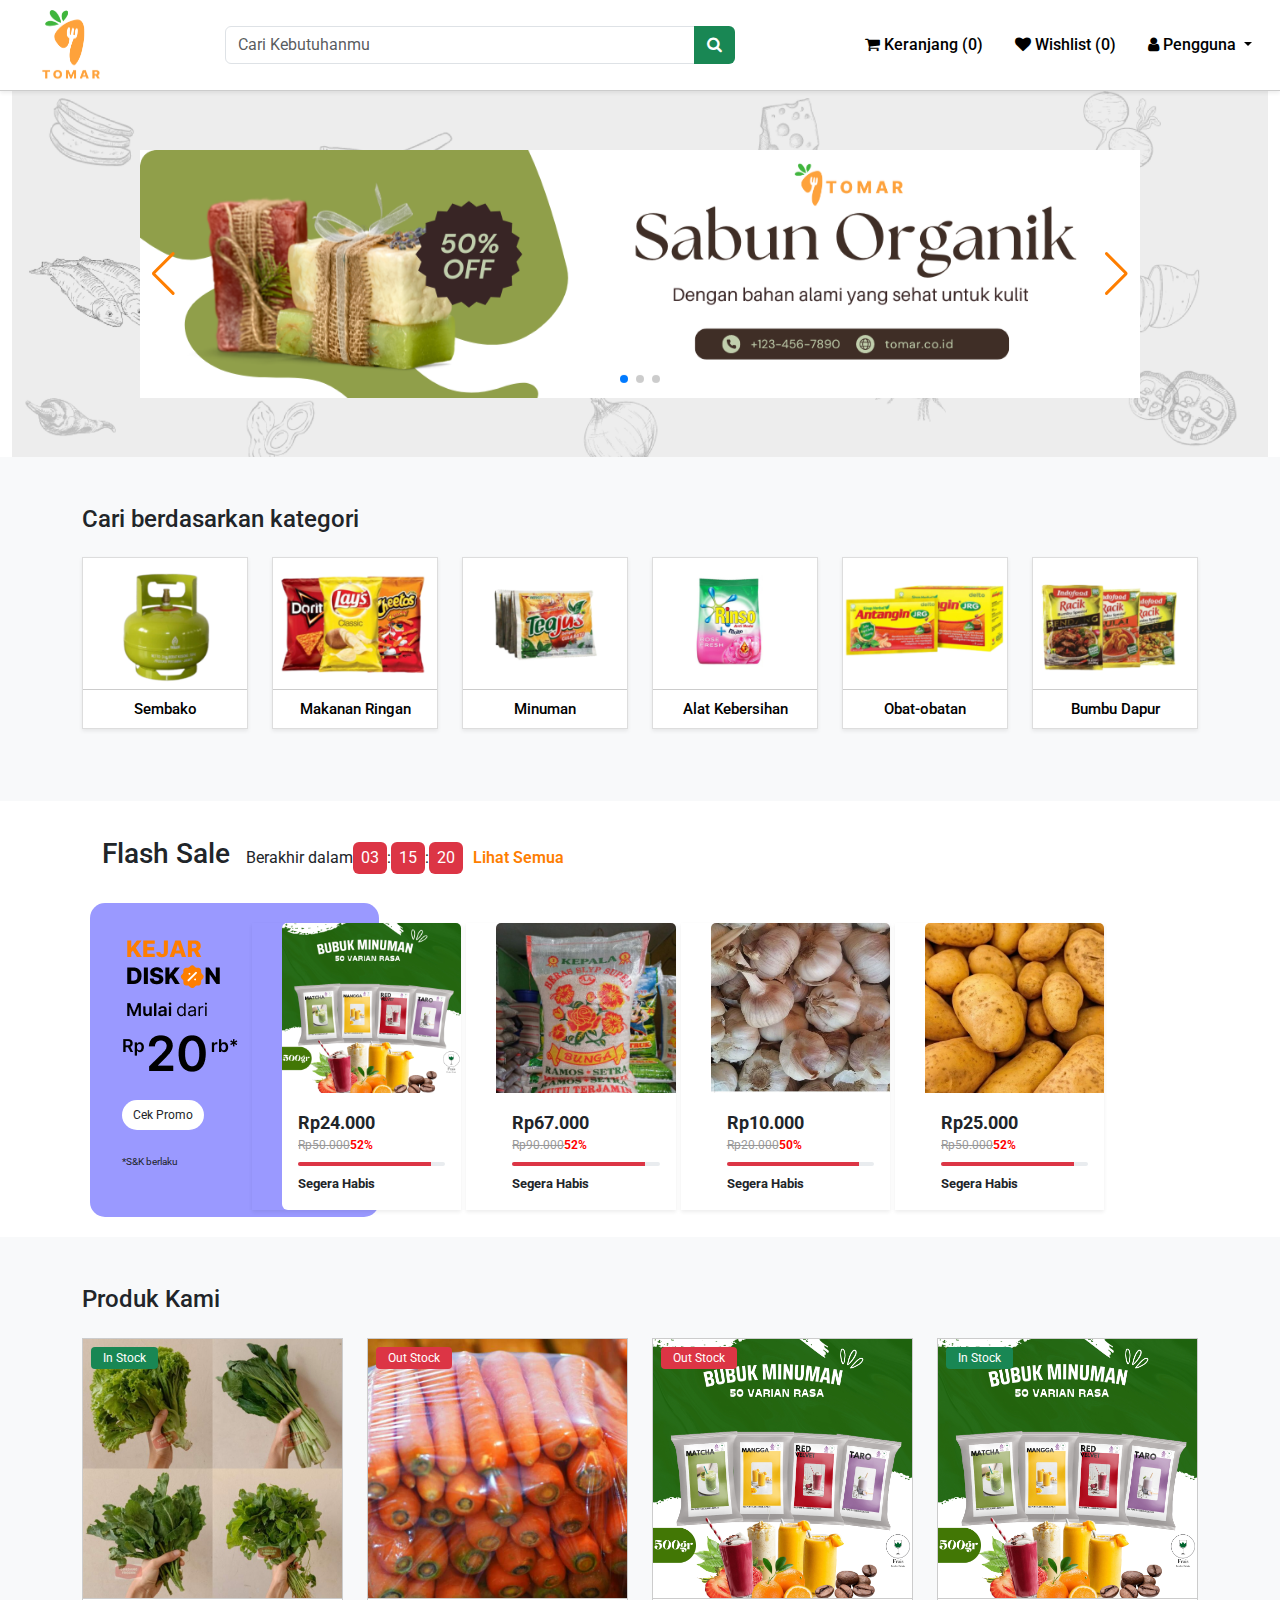
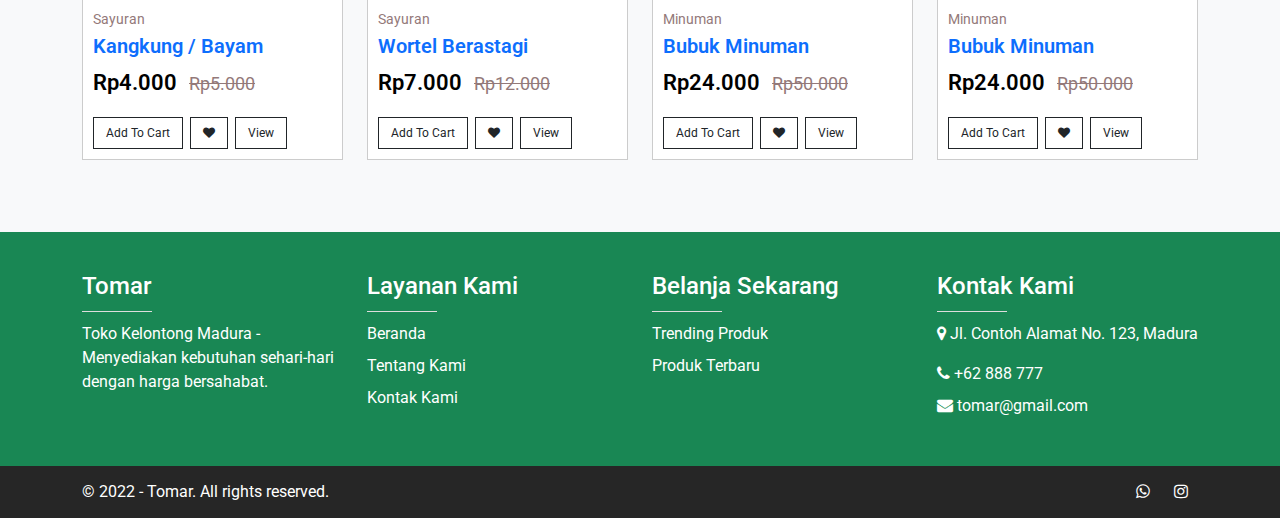
<file: index.html>
<!DOCTYPE html>
<html lang="en">

<head>
  <meta charset="utf-8" />
  <meta name="viewport" content="width=device-width, initial-scale=1" />
  <title>Tomar</title>

  <link href="https://stackpath.bootstrapcdn.com/font-awesome/4.7.0/css/font-awesome.min.css" rel="stylesheet" />
  <link rel="preconnect" href="https://fonts.googleapis.com" />
  <link rel="preconnect" href="https://fonts.gstatic.com" crossorigin />
  <link
    href="https://fonts.googleapis.com/css2?family=Roboto:ital,wght@0,100;0,300;0,400;0,500;0,700;0,900;1,100;1,300;1,400;1,500;1,700;1,900&display=swap"
    rel="stylesheet" />
  <link rel="stylesheet" href="css/bootstrap.min.css" />
  <link rel="stylesheet" href="https://cdn.jsdelivr.net/npm/swiper@11/swiper-bundle.min.css" />

  <link rel="stylesheet" href="css/custom.css" />

  <style>
    html,
    body {
      position: relative;
      height: 100%;
    }

    .swiper {
      width: 100%;
      height: 100%;
    }

    .swiper-slide {
      text-align: center;
      font-size: 18px;
      background: #fff;
      display: flex;
      justify-content: center;
      align-items: center;
    }

    .swiper-slide img {
      display: block;
      width: 100%;
      height: 100%;
      object-fit: cover;
    }

    .swiper {
      margin-left: auto;
      margin-right: auto;
    }
  </style>
</head>

<body>
  <!-- Navbar -->
  <nav>
    <div class="main-navbar shadow-sm sticky-top">
      <div class="top-navbar">
        <div class="container-fluid teks">
          <div class="row">
            <div class="col-md-2 my-auto d-none d-sm-none d-md-block d-lg-block">
              <img class="logo" src="assets/image/Logo.png" />
            </div>
            <div class="col-md-5 my-auto">
              <form role="search">
                <div class="input-group">
                  <input type="search" placeholder="Cari Kebutuhanmu" class="form-control" />
                  <button class="btn bg-success" type="submit">
                    <i class="fa fa-search text-white"></i>
                  </button>
                </div>
              </form>
            </div>
            <div class="col-md-5 my-auto">
              <ul class="nav justify-content-end">
                <li class="nav-item">
                  <a class="nav-link" href="#">
                    <i class="fa fa-shopping-cart teks"></i> Keranjang (0)
                  </a>
                </li>
                <li class="nav-item">
                  <a class="nav-link" href="#">
                    <i class="fa fa-heart teks"></i> Wishlist (0)
                  </a>
                </li>
                <li class="nav-item dropdown">
                  <a class="nav-link dropdown-toggle" href="#" id="navbarDropdown" role="button"
                    data-bs-toggle="dropdown" aria-expanded="false">
                    <i class="fa fa-user teks"></i> Pengguna
                  </a>
                  <ul class="dropdown-menu" aria-labelledby="navbarDropdown">
                    <li>
                      <a class="dropdown-item text-sekunder" href="#"><i class="fa fa-user"></i> Profil</a>
                    </li>
                    <li>
                      <a class="dropdown-item" href="#"><i class="fa fa-list"></i>Pesanan</a>
                    </li>
                    <li>
                      <a class="dropdown-item" href="#"><i class="fa fa-heart"></i>Wishlist</a>
                    </li>
                    <li>
                      <a class="dropdown-item" href="#"><i class="fa fa-shopping-cart"></i>Keranjang</a>
                    </li>
                    <li>
                      <a class="dropdown-item" href="#"><i class="fa fa-sign-out"></i>Keluar</a>
                    </li>
                  </ul>
                </li>
              </ul>
            </div>
          </div>
        </div>
      </div>
    </div>
  </nav>

  <!-- Category -->
  <section class="section-1 container-fluid">
    <img src="assets/image/banner.png" alt="" />
    <!-- Swiper -->
    <div class="container">
      <div class="swiper mySwiper">
        <div class="swiper-wrapper">
          <div class="swiper-slide">
            <img src="assets/image/slider.png" alt="" />
          </div>
          <div class="swiper-slide">
            <img src="assets/image/slider (1).png" alt="" />
          </div>
          <div class="swiper-slide">
            <img src="assets/image/slider (2).png" alt="" />
          </div>
        </div>
        <div class="swiper-button-next"></div>
        <div class="swiper-button-prev"></div>
        <div class="swiper-pagination"></div>
      </div>
    </div>
  </section>

  <section>
    <div class="py-3 py-md-5 bg-light">
      <div class="container">
        <div class="row">
          <div class="col-md-12">
            <h4 class="mb-4">Cari berdasarkan kategori</h4>
          </div>
          <div class="col-6 col-md-2">
            <div class="category-card">
              <a href="">
                <div class="category-card-img">
                  <img src="assets/image/Sembako.png" class="w-100" alt="Laptop" />
                </div>
                <div class="category-card-body">
                  <h5>Sembako</h5>
                </div>
              </a>
            </div>
          </div>
          <div class="col-6 col-md-2">
            <div class="category-card">
              <a href="">
                <div class="category-card-img">
                  <img src="assets/image/Makanan Ringan.png" class="w-100" alt="Mobile Devices" />
                </div>
                <div class="category-card-body">
                  <h5>Makanan Ringan</h5>
                </div>
              </a>
            </div>
          </div>
          <div class="col-6 col-md-2">
            <div class="category-card">
              <a href="">
                <div class="category-card-img">
                  <img src="assets/image/minuman.png" class="w-100" alt="Mens Fashion" />
                </div>
                <div class="category-card-body">
                  <h5>Minuman</h5>
                </div>
              </a>
            </div>
          </div>
          <div class="col-6 col-md-2">
            <div class="category-card">
              <a href="">
                <div class="category-card-img">
                  <img src="assets/image/alat kebersihan (2).png" class="w-100" alt="Women Fashion" />
                </div>
                <div class="category-card-body">
                  <h5>Alat Kebersihan</h5>
                </div>
              </a>
            </div>
          </div>
          <div class="col-6 col-md-2">
            <div class="category-card">
              <a href="">
                <div class="category-card-img">
                  <img src="assets/image/obat-obatan.png" class="w-100" alt="Women Fashion" />
                </div>
                <div class="category-card-body">
                  <h5>Obat-obatan</h5>
                </div>
              </a>
            </div>
          </div>
          <div class="col-6 col-md-2">
            <div class="category-card">
              <a href="">
                <div class="category-card-img">
                  <img src="assets/image/Bumbu dapur.png" class="w-100" alt="Women Fashion" />
                </div>
                <div class="category-card-body">
                  <h5>Bumbu Dapur</h5>
                </div>
              </a>
            </div>
          </div>
        </div>
      </div>
    </div>
  </section>

  <!-- Flash Sale -->
  <section class="container mt-3 rounded-sm">
    <div class="flash-sale">
      <div class="d-flex gap-3 align-items-center mb-4">
        <h3>Flash Sale</h3>
        <div class="d-flex align-items-center">
          <span class="mr-2">Berakhir dalam</span>
          <div class="bg-danger text-white px-2 py-1 rounded">03</div>
          <span>:</span>
          <div class="bg-danger text-white px-2 py-1 rounded">15</div>
          <span>:</span>
          <div class="bg-danger text-white px-2 py-1 rounded">20</div>
          <a href="#" class="lihat">Lihat Semua</a>
        </div>
      </div>
      <div class="row col-12 col-md-12 col-sm-12 col-lg-12">
        <div class="cek-promo">
          <div>
            <img src="assets/image/diskon.png" alt="" class="img-fluid" />
          </div>
          <button class="btn mt-4">Cek Promo</button>
          <p class="mt-4 sk">*S&K berlaku</p>
        </div>
        <div class="card-card">
          <!-- Card 1 -->
          <div class="col-md-2 col-2 col-lg-2 col-sm-2 shadow-sm">
            <a href="detail.page.html">
              <div class="card">
                <img src="assets/image/minuman.jpg" class="card-img-top img-fluid" alt="..."
                  style="width: 190px; height: 170px" />
                <div class="card-body">
                  <p class="price">Rp24.000</p>
                  <div class="d-flex">
                    <p class="original-price">Rp50.000</p>
                    <p class="discount">52%</p>
                  </div>
                  <div class="progress mt-2">
                    <div class="progress-bar bg-danger" role="progressbar" style="width: 90%" aria-valuenow="90"
                      aria-valuemin="0" aria-valuemax="100"></div>
                  </div>
                  <p class="mt-2 segera">Segera Habis</p>
                </div>
              </div>
            </a>
          </div>

          <!-- Card 1 -->
          <div class="col-md-2 col-2 col-lg-2 col-sm-2 shadow-sm">
            <a href="detail.page.html">
              <div class="card">
                <img src="assets/image/beras bunga.png" class="card-img-top img-fluid" alt="..."
                  style="width: 190px; height: 170px" />
                <div class="card-body">
                  <p class="price">Rp67.000</p>
                  <div class="d-flex">
                    <p class="original-price">Rp90.000</p>
                    <p class="discount">52%</p>
                  </div>
                  <div class="progress mt-2">
                    <div class="progress-bar bg-danger" role="progressbar" style="width: 90%" aria-valuenow="90"
                      aria-valuemin="0" aria-valuemax="100"></div>
                  </div>
                  <p class="mt-2 segera">Segera Habis</p>
                </div>
              </div>
            </a>
          </div>

          <!-- Card 3 -->
          <div class="col-md-2 col-2 col-lg-2 col-sm-2 shadow-sm">
            <a href="detail.page.html">
              <div class="card">
                <img src="assets/image/bawang.png" class="card-img-top img-fluid" alt="..."
                  style="width: 190px; height: 170px" />
                <div class="card-body">
                  <p class="price">Rp10.000</p>
                  <div class="d-flex">
                    <p class="original-price">Rp20.000</p>
                    <p class="discount">50%</p>
                  </div>
                  <div class="progress mt-2">
                    <div class="progress-bar bg-danger" role="progressbar" style="width: 90%" aria-valuenow="90"
                      aria-valuemin="0" aria-valuemax="100"></div>
                  </div>
                  <p class="mt-2 segera">Segera Habis</p>
                </div>
              </div>
            </a>
          </div>

          <!-- Card 4 -->
          <div class="col-md-2 col-2 col-lg-2 col-sm-2 shadow-sm">
            <a href="detail.page.html">
              <div class="card">
                <img src="assets/image/kentang.png" class="card-img-top img-fluid" alt="..."
                  style="width: 190px; height: 170px" />
                <div class="card-body">
                  <p class="price">Rp25.000</p>
                  <div class="d-flex">
                    <p class="original-price">Rp50.000</p>
                    <p class="discount">52%</p>
                  </div>
                  <div class="progress mt-2">
                    <div class="progress-bar bg-danger" role="progressbar" style="width: 90%" aria-valuenow="90"
                      aria-valuemin="0" aria-valuemax="100"></div>
                  </div>
                  <p class="mt-2 segera">Segera Habis</p>
                </div>
              </div>
            </a>
          </div>
        </div>
      </div>
    </div>
  </section>

  <!-- Products -->
  <section>
    <div class="py-3 py-md-5 bg-light">
      <div class="container">
        <div class="row">
          <div class="col-md-12">
            <h4 class="mb-4">Produk Kami</h4>
          </div>
          <div class="col-md-3">
            <div class="product-card">
              <div class="product-card-img">
                <label class="stock bg-success">In Stock</label>
                <img src="assets/image/image 36.png" alt="Laptop" />
              </div>
              <div class="product-card-body">
                <p class="product-brand">Sayuran</p>
                <h5 class="product-name">
                  <a href="detail.page.html">Kangkung / Bayam</a>
                </h5>
                <div>
                  <span class="selling-price">Rp4.000</span>
                  <span class="original-price">Rp5.000</span>
                </div>
                <div class="mt-2">
                  <a href="" class="btn btn1">Add To Cart</a>
                  <a href="" class="btn btn1"> <i class="fa fa-heart"></i> </a>
                  <a href="" class="btn btn1"> View </a>
                </div>
              </div>
            </div>
          </div>
          <div class="col-md-3">
            <div class="product-card">
              <div class="product-card-img">
                <label class="stock bg-danger">Out Stock</label>
                <img src="assets/image/image 37.png" alt="Red MI Note 8" />
              </div>
              <div class="product-card-body">
                <p class="product-brand">Sayuran</p>
                <h5 class="product-name">
                  <a href="detail.page.html">Wortel Berastagi</a>
                </h5>
                <div>
                  <span class="selling-price">Rp7.000</span>
                  <span class="original-price">Rp12.000</span>
                </div>
                <div class="mt-2">
                  <a href="" class="btn btn1">Add To Cart</a>
                  <a href="" class="btn btn1"> <i class="fa fa-heart"></i> </a>
                  <a href="" class="btn btn1"> View </a>
                </div>
              </div>
            </div>
          </div>
          <div class="col-md-3">
            <div class="product-card">
              <div class="product-card-img">
                <label class="stock bg-danger">Out Stock</label>
                <img src="assets/image/minuman.jpg" alt="Mens Shirt" />
              </div>
              <div class="product-card-body">
                <p class="product-brand">Minuman</p>
                <h5 class="product-name">
                  <a href="detail.page.html"> Bubuk Minuman </a>
                </h5>
                <div>
                  <span class="selling-price">Rp24.000</span>
                  <span class="original-price">Rp50.000</span>
                </div>
                <div class="mt-2">
                  <a href="" class="btn btn1">Add To Cart</a>
                  <a href="" class="btn btn1"> <i class="fa fa-heart"></i> </a>
                  <a href="" class="btn btn1"> View </a>
                </div>
              </div>
            </div>
          </div>
          <div class="col-md-3">
            <div class="product-card">
              <div class="product-card-img">
                <label class="stock bg-success">In Stock</label>
                <img src="assets/image/minuman.jpg" alt="Head Phone" />
              </div>
              <div class="product-card-body">
                <p class="product-brand">Minuman</p>
                <h5 class="product-name">
                  <a href="detail.page.html"> Bubuk Minuman </a>
                </h5>
                <div>
                  <span class="selling-price">Rp24.000</span>
                  <span class="original-price">Rp50.000</span>
                </div>
                <div class="mt-2">
                  <a href="" class="btn btn1">Add To Cart</a>
                  <a href="" class="btn btn1"> <i class="fa fa-heart"></i> </a>
                  <a href="" class="btn btn1"> View </a>
                </div>
              </div>
            </div>
          </div>
        </div>
      </div>
    </div>
  </section>

  <!-- Footer -->
  <footer>
    <div>
      <div class="footer-area bg-success">
        <div class="container">
          <div class="row">
            <div class="col-md-3">
              <h4 class="footer-heading">Tomar</h4>
              <div class="footer-underline"></div>
              <p>
                Toko Kelontong Madura - Menyediakan kebutuhan sehari-hari
                dengan harga bersahabat.
              </p>
            </div>
            <div class="col-md-3">
              <h4 class="footer-heading">Layanan Kami</h4>
              <div class="footer-underline"></div>
              <div class="mb-2">
                <a href="" class="text-white">Beranda</a>
              </div>
              <div class="mb-2">
                <a href="" class="text-white">Tentang Kami</a>
              </div>
              <div class="mb-2">
                <a href="" class="text-white">Kontak Kami</a>
              </div>
            </div>
            <div class="col-md-3">
              <h4 class="footer-heading">Belanja Sekarang</h4>
              <div class="footer-underline"></div>
              <div class="mb-2">
                <a href="" class="text-white">Trending Produk</a>
              </div>
              <div class="mb-2">
                <a href="" class="text-white">Produk Terbaru</a>
              </div>
            </div>
            <div class="col-md-3">
              <h4 class="footer-heading">Kontak Kami</h4>
              <div class="footer-underline"></div>
              <div class="mb-2">
                <p>
                  <i class="fa fa-map-marker"></i> Jl. Contoh Alamat No. 123,
                  Madura
                </p>
              </div>
              <div class="mb-2">
                <a href="" class="text-white">
                  <i class="fa fa-phone"></i> +62 888 777
                </a>
              </div>
              <div class="mb-2">
                <a href="" class="text-white">
                  <i class="fa fa-envelope"></i> tomar@gmail.com
                </a>
              </div>
            </div>
          </div>
        </div>
      </div>
      <div class="copyright-area">
        <div class="container">
          <div class="row">
            <div class="col-md-8">
              <p class="">&copy; 2022 - Tomar. All rights reserved.</p>
            </div>
            <div class="col-md-4">
              <div class="social-media">
                <a href=""><i class="fa fa-whatsapp"></i></a>
                <a href=""><i class="fa fa-instagram"></i></a>
              </div>
            </div>
          </div>
        </div>
      </div>
    </div>
  </footer>

  <script src="https://code.jquery.com/jquery-3.5.1.slim.min.js"></script>
  <script src="https://cdn.jsdelivr.net/npm/@popperjs/core@2.9.2/dist/umd/popper.min.js"></script>
  <script src="https://cdn.jsdelivr.net/npm/bootstrap@5.2.0-beta1/dist/js/bootstrap.bundle.min.js"></script>
  <!-- Swiper JS -->
  <script src="https://cdn.jsdelivr.net/npm/swiper@11/swiper-bundle.min.js"></script>

  <!-- Initialize Swiper -->
  <script>
    var swiper = new Swiper(".mySwiper", {
      slidesPerView: 1,
      spaceBetween: 30,
      loop: true,
      autoplay: {
        delay: 5000, // 5000ms = 5 detik
        disableOnInteraction: false,
      },
      pagination: {
        el: ".swiper-pagination",
        clickable: true,
      },
      navigation: {
        nextEl: ".swiper-button-next",
        prevEl: ".swiper-button-prev",
      },
    });

    
  </script>
</body>

</html>
</file>
<file: css/custom.css>
* {
  font-family: "Roboto", sans-serif;
  text-decoration: none;
}
a{
  text-decoration: none;
}

/* Navbar */
.main-navbar {
  border-bottom: 1px solid #ccc;
}
.main-navbar .top-navbar {
  background-color: #fff;
  padding-top: 10px;
  padding-bottom: 10px;
}
.main-navbar .top-navbar .brand-name {
  color: #fff;
}
.main-navbar .top-navbar .nav-link {
  color: #000;
  font-size: 16px;
  font-weight: 500;
}
.main-navbar .top-navbar .dropdown-menu {
  padding: 0px 0px;
  border-radius: 0px;
}
.main-navbar .top-navbar .dropdown-menu .dropdown-item {
  padding: 8px 16px;
  border-bottom: 1px solid #ccc;
  font-size: 14px;
}
.main-navbar .top-navbar .dropdown-menu .dropdown-item i {
  width: 20px;
  text-align: center;
  color: #2874f0;
  font-size: 14px;
}
.main-navbar .navbar {
  padding: 0px;
  background-color: #ddd;
}
.main-navbar .navbar .nav-item .nav-link {
  padding: 8px 20px;
  color: #000;
  font-size: 15px;
}
.logo {
  width: 70px;
  height: 70px;
  padding-left: 10px;
  margin-left: 20px;
}

@media only screen and (max-width: 600px) {
  .main-navbar .top-navbar .nav-link {
    font-size: 12px;
    padding: 8px 10px;
  }
}

/* Navbar End */

.product-image img {
  width: 100%;
  height: auto;
}

.product-thumbnails img {
  width: 22%;
  height: auto;
  cursor: pointer;
}

.thumbnail {
  border: 2px solid transparent;
  cursor: pointer;
}

.product-thumbnails img {
  width: 63px;
  cursor: pointer;
  border: 2px solid transparent;
  transition: border 0.3s;
}

.product-thumbnails img:hover {
  border-color: #e74c3c;
}

.bawah-nama p {
  font-size: 15px;
}

.bawah-nama span {
  color: #6c7588;
}

.product-price {
  font-size: 1.5rem;
  color: #333;
}

.price-discounted {
  color: #fe7e00;
  font-weight: bold;
  font-size: 38px;
  margin-right: 10px;
}

.persen {
  background: #ffdbe2;
  color: firebrick;
  font-size: 18px;
  padding: 2px 5px;
  border-radius: 5px;
  text-align: center;
  align-self: baseline;
}

.color-options .btn {
  margin-right: 10px;
}

.color-options .btn.active {
  background-color: #fe7e00;
  color: white;
  border-color: #fe7e00;
}

.order-summary {
  background-color: #f9f9f9;
}

.order-item {
  font-size: 1rem;
}

.order-price h4 {
  color: #e74c3c;
}

.order-price span {
  font-size: 0.9rem;
}

.btn-keranjang {
  color: white;
  background-color: #fe7e00;
}

.btn-keranjang:hover {
  background-color: #d56a00;
  color: white;
}

.btn-beli {
  color: #fe7e00;
  border: 1.5px solid #fe7e00;
  background: transparent;
}
.btn-beli:hover {
  color: #fe7e00;
  border: 1.5px solid #fe7e00;
}

/* SECTION 1 */
.section-1 {
  position: relative;
  overflow: hidden;
}

.section-1 img {
  width: 100%;
  height: auto;
}

.section-1 .container {
  position: absolute;
  top: 50%;
  left: 50%;
  transform: translate(-50%, -50%);
  width: 80%;
}

.swiper-slide {
  background: none;
}

.swiper-slide img {
  width: 100%;
  height: auto;
  border-radius: 15px;
}

.swiper-button-next,
.swiper-button-prev {
  color: #fe7e00;
}

/* Category Start */
.category-card {
  border: 1px solid #ddd;
  box-shadow: 0 0.125rem 0.25rem rgb(0 0 0 / 8%);
  margin-bottom: 24px;
  background-color: #fff;
}
.category-card a {
  text-decoration: none;
}
.category-card .category-card-img {
  max-height: 260px;
  overflow: hidden;
  border-bottom: 1px solid #ccc;
}
.category-card .category-card-body {
  padding: 10px 16px;
}
.category-card .category-card-body h5 {
  margin-bottom: 0px;
  font-size: 15px;
  font-weight: 500;
  color: #000;
  text-align: center;
}

/* FLASH SALE */

.flash-sale {
  padding: 20px;
  border-radius: 10px;
}

.flash-sale .card {
  border: none;
  margin-left: 30px;
}

.flash-sale .card-title {
  font-size: 1rem;
}

.flash-sale .price {
  font-size: 18px;
  font-weight: bold;
}

.flash-sale .original-price {
  text-decoration: line-through;
  color: #999;
  font-size: 12px;
}

.flash-sale .discount {
  color: red;
  font-weight: bold;
  font-size: 12px;
}

.flash-sale .progress {
  height: 4px;
  border-radius: 5px;
}

.flash-sale .segera {
  font-size: 13px;
  font-weight: bold;
}

.lihat {
  margin-left: 10px;
  text-decoration: none;
  font-weight: 600;
  color: #fe7e00;
}
.cek-promo {
  background: #9a99ff;
  padding: 2rem;
  border-radius: 15px;
  position: relative;
  width: 289px;
}

.card-card {
  position: absolute;
  display: flex;
  gap: 5px;
  margin-left: 150px;
  margin-top: 20px;
}

.card-card p {
  margin-bottom: 0;
}

.cek-promo button {
  padding: 5px 10px;
  background-color: white;
  font-weight: 400;
  font-size: 12px;
  border-radius: 20px;
}
.sk {
  font-size: 10px;
}

/* Product Card */
.product-card {
  background-color: #fff;
  border: 1px solid #ccc;
  margin-bottom: 24px;
}
.product-card a {
  text-decoration: none;
}
.product-card .stock {
  position: absolute;
  color: #fff;
  border-radius: 4px;
  padding: 2px 12px;
  margin: 8px;
  font-size: 12px;
}
.product-card .product-card-img {
  max-height: 260px;
  overflow: hidden;
  border-bottom: 1px solid #ccc;
}
.product-card .product-card-img img {
  width: 100%;
}
.product-card .product-card-body {
  padding: 10px 10px;
}
.product-card .product-card-body .product-brand {
  font-size: 14px;
  font-weight: 400;
  margin-bottom: 4px;
  color: #937979;
  white-space: nowrap;
  text-overflow: ellipsis;
  overflow: hidden;
}
.product-card .product-card-body .product-name {
  font-size: 20px;
  font-weight: 600;
  color: #000;
  white-space: nowrap;
  text-overflow: ellipsis;
  overflow: hidden;
}
.product-card .product-card-body .selling-price {
  font-size: 22px;
  color: #000;
  font-weight: 600;
  margin-right: 8px;
}
.product-card .product-card-body .original-price {
  font-size: 18px;
  color: #937979;
  font-weight: 400;
  text-decoration: line-through;
}
.product-card .product-card-body .btn1 {
  border: 1px solid;
  margin-right: 3px;
  border-radius: 0px;
  font-size: 12px;
  margin-top: 10px;
}
/* Product Card End */

/* Footer */
.footer-area {
  padding: 40px 0px;
  color: #fff;
}
.footer-area a {
  text-decoration: none;
}
.footer-area .footer-heading {
  font-size: 24px;
  color: #fff;
}
.footer-area .footer-underline {
  height: 1px;
  width: 70px;
  background-color: #ddd;
  margin: 10px 0px;
}
.copyright-area {
  padding: 14px 0px;
  background-color: #262626;
}
.copyright-area p {
  margin-bottom: 0px;
  color: #fff;
}
.copyright-area .social-media {
  text-align: end;
}
.copyright-area .social-media a {
  margin: 0px 10px;
  color: #fff;
  width: 20px;
}
</file>
